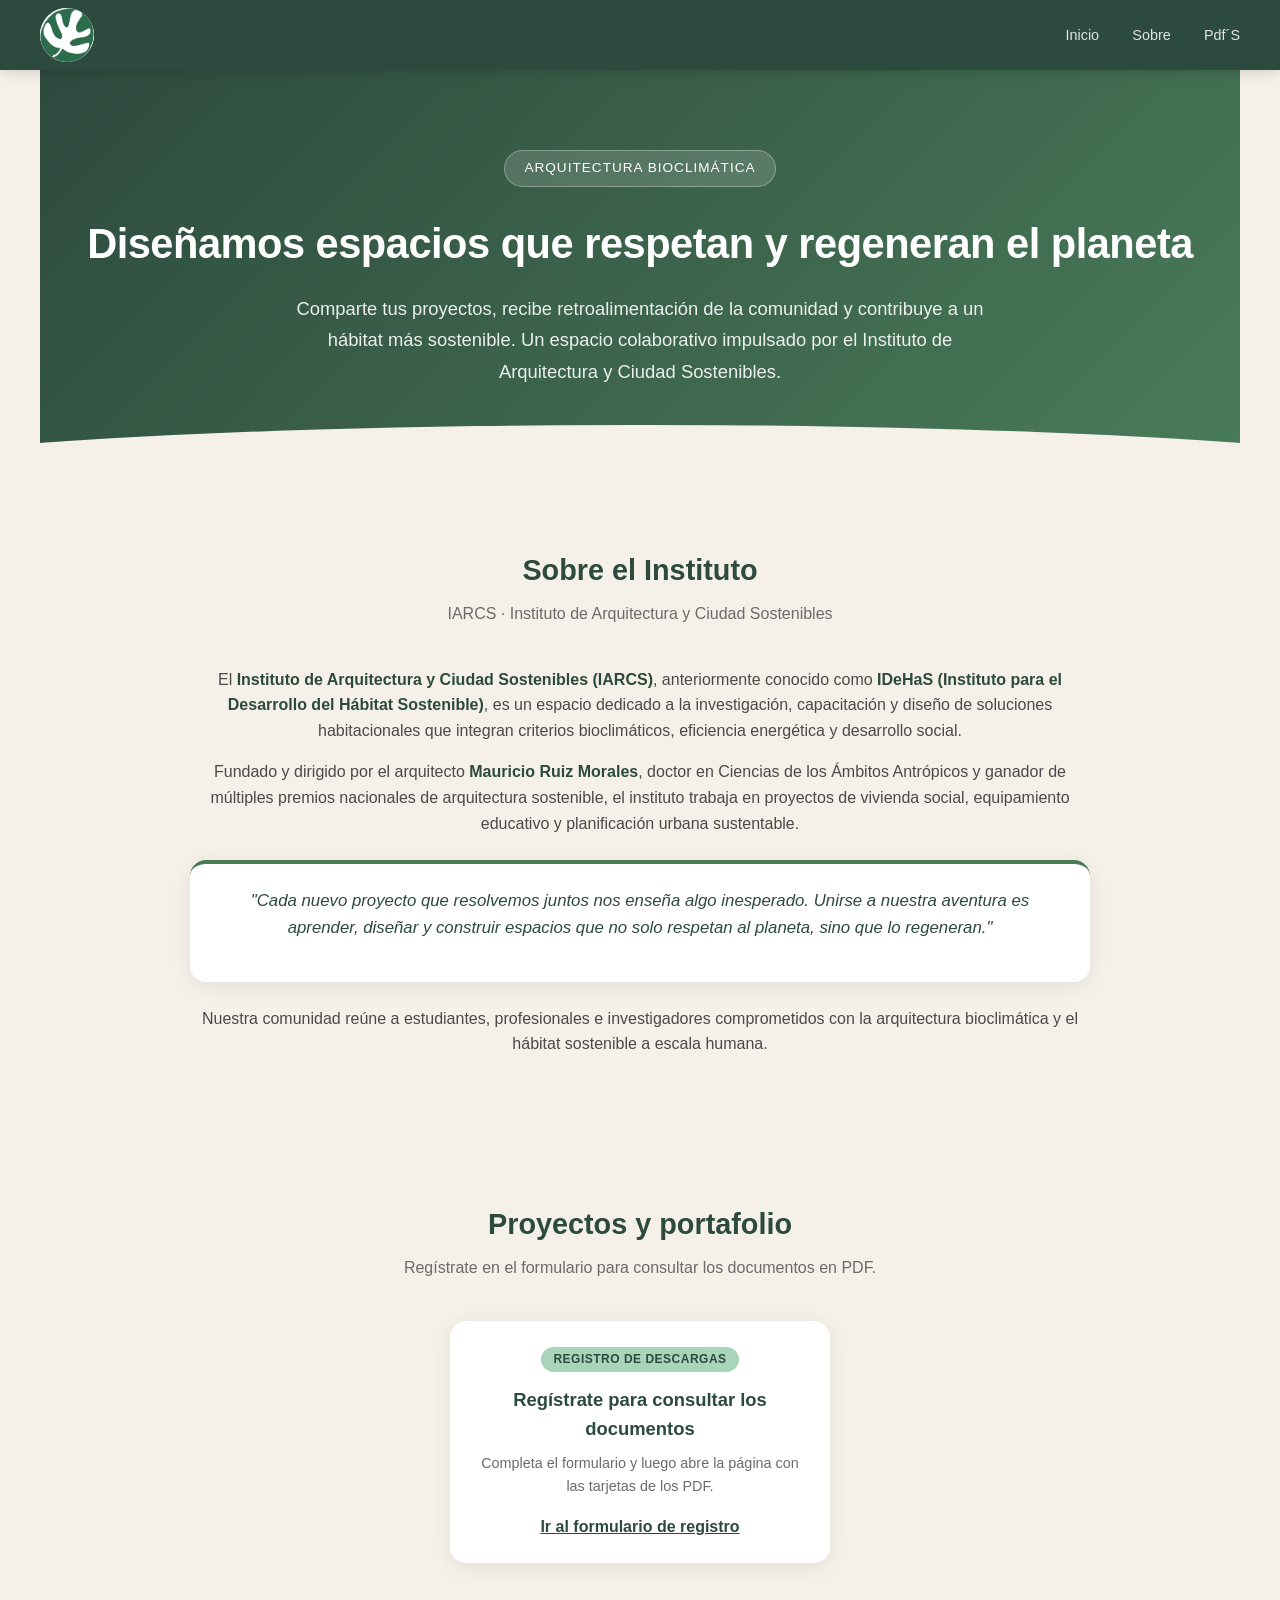
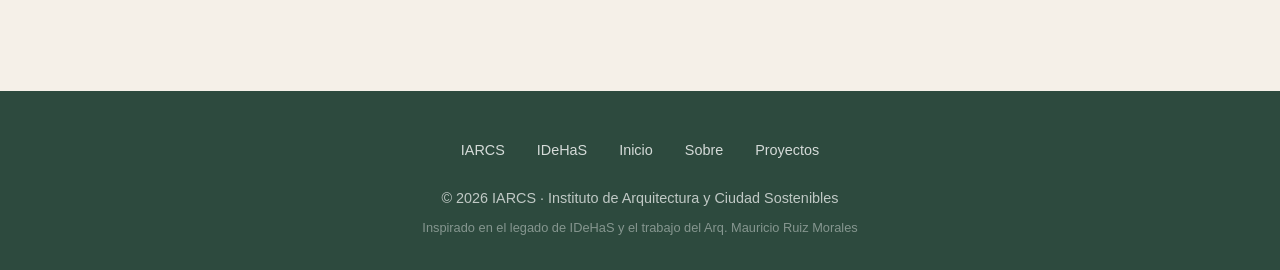
<file: index.html>
<!DOCTYPE html>
<html lang="es">
<head>
     <meta charset="UTF-8">
    <meta name="viewport" content="width=device-width, initial-scale=1.0">
    <title>Arquitectura_Bioclimatica</title>
    <link rel="stylesheet" href="src/estilos.css">
</head> 
<body>

    <!-- ========== HEADER ========== -->
    <header>
        <div class="header-inner">
            <div class="logo">
                <span class="logo-image-crop">
                    <img class="logo-image" src="imgs/image.png" alt="IARCS · Instituto de Arquitectura y Ciudad Sostenibles">
                </span>
            </div>
            <button class="nav-toggle" onclick="document.querySelector('nav').classList.toggle('open')" aria-label="Menú">☰</button>
            <nav>
                <a href="#inicio">Inicio</a>
                <a href="#sobre">Sobre</a>
                <a href="#proyectos">Pdf´S</a>
            </nav>
        </div>
    </header>

    <!-- ========== HERO ========== -->
    <section class="hero" id="inicio">
        <div class="hero-badge">Arquitectura Bioclimática</div>
        <h1>Diseñamos espacios que respetan y regeneran el planeta</h1>
        <p>Comparte tus proyectos, recibe retroalimentación de la comunidad y contribuye a un hábitat más sostenible. Un espacio colaborativo impulsado por el Instituto de Arquitectura y Ciudad Sostenibles.</p>
        <div class="hero-buttons">
        </div>
    </section>

    <!-- ========== SOBRE NOSOTROS ========== -->
    <section id="sobre" class="fade-in">
        <h2 class="section-title">Sobre el Instituto</h2>
        <p class="section-subtitle">IARCS · Instituto de Arquitectura y Ciudad Sostenibles</p>
        <div class="about-grid">
            <div class="about-text">
                <p>
                    El <strong>Instituto de Arquitectura y Ciudad Sostenibles (IARCS)</strong>, anteriormente conocido como <strong>IDeHaS (Instituto para el Desarrollo del Hábitat Sostenible)</strong>, es un espacio dedicado a la investigación, capacitación y diseño de soluciones habitacionales que integran criterios bioclimáticos, eficiencia energética y desarrollo social.
                </p>
                <p>
                    Fundado y dirigido por el arquitecto <strong>Mauricio Ruiz Morales</strong>, doctor en Ciencias de los Ámbitos Antrópicos y ganador de múltiples premios nacionales de arquitectura sostenible, el instituto trabaja en proyectos de vivienda social, equipamiento educativo y planificación urbana sustentable.
                </p>
                <div class="about-highlight">
                    <p>"Cada nuevo proyecto que resolvemos juntos nos enseña algo inesperado. Unirse a nuestra aventura es aprender, diseñar y construir espacios que no solo respetan al planeta, sino que lo regeneran."</p>
                </div>
                <p>
                    Nuestra comunidad reúne a estudiantes, profesionales e investigadores comprometidos con la arquitectura bioclimática y el hábitat sostenible a escala humana.
                </p>
            </div>
        </div>
    </section>

    <!-- ========== PROYECTOS ========== -->
    <section id="proyectos" class="fade-in">
        <h2 class="section-title">Proyectos y portafolio</h2>
        <p class="section-subtitle">Regístrate en el formulario para consultar los documentos en PDF.</p>
        <div class="projects-grid" id="projectsGrid"></div>
    </section>

    

    <!-- ========== FOOTER ========== -->
    <footer>
        <div class="footer-links">
            <a href="https://sites.google.com/view/institutoiarcs/home" target="_blank" rel="noopener">IARCS</a>
            <a href="https://arqmauricioruiz.wixsite.com/idehas/copia-de-home" target="_blank" rel="noopener">IDeHaS</a>
            <a href="#inicio">Inicio</a>
            <a href="#sobre">Sobre</a>
            <a href="#proyectos">Proyectos</a>
        </div>
        <p>© 2026 IARCS · Instituto de Arquitectura y Ciudad Sostenibles</p>
        <p style="font-size: 0.8rem; margin-top: 0.5rem; opacity: 0.6;">Inspirado en el legado de IDeHaS y el trabajo del Arq. Mauricio Ruiz Morales</p>
    </footer>

    <!-- ========== JAVASCRIPT ========== -->
    <script src="src/JABA.js"> </script>
</body>
</html>
</file>
<file: src/estilos.css>
/* === RESET & VARIABLES === */
        * {
            margin: 0;
            padding: 0;
            box-sizing: border-box;
        }

        :root {
            --verde-oscuro: #2d4a3e;
            --verde-medio: #4a7c59;
            --verde-claro: #a8d5ba;
            --tierra: #c4a77d;
            --crema: #f5f0e8;
            --blanco: #ffffff;
            --gris: #f0f0f0;
            --texto: #2c2c2c;
            --sombra: 0 4px 20px rgba(0, 0, 0, 0.08);
            --radio: 16px;
        }

        body {
            font-family: 'Segoe UI', 'Helvetica Neue', Arial, sans-serif;
            background-color: var(--crema);
            color: var(--texto);
            line-height: 1.6;
        }

        /* === HEADER === */
        header {
            background: var(--verde-oscuro);
            color: var(--blanco);
            padding: 0 2rem;
            position: sticky;
            top: 0;
            z-index: 100;
            box-shadow: 0 2px 12px rgba(0, 0, 0, 0.15);
        }

        .header-inner {
            max-width: 1200px;
            margin: 0 auto;
            display: flex;
            align-items: center;
            justify-content: space-between;
            height: 70px;
        }

        .logo {
            display: flex;
            align-items: center;
        }

        .logo-image-crop {
            position: relative;
            display: block;
            flex: 0 0 54px;
            width: 54px;
            height: 54px;
            overflow: hidden;
            border-radius: 50%;
            background: var(--blanco);
        }

        .logo-image {
            position: absolute;
            top: 0;
            left: 50%;
            width: 120px;
            max-width: none;
            height: auto;
            transform: translateX(-50%);
        }

        nav a {
            color: var(--blanco);
            text-decoration: none;
            margin-left: 1.8rem;
            font-size: 0.9rem;
            font-weight: 500;
            opacity: 0.85;
            transition: opacity 0.3s;
        }

        nav a:hover {
            opacity: 1;
        }

        .nav-toggle {
            display: none;
            background: none;
            border: none;
            color: white;
            font-size: 1.5rem;
            cursor: pointer;
        }

        /* === HERO === */
        .hero {
            background: linear-gradient(135deg, var(--verde-oscuro) 0%, var(--verde-medio) 100%);
            color: var(--blanco);
            padding: 5rem 2rem 4rem;
            text-align: center;
            position: relative;
            overflow: hidden;
        }

        .hero::after {
            content: '';
            position: absolute;
            bottom: -2px;
            left: 0;
            right: 0;
            height: 60px;
            background: var(--crema);
            clip-path: ellipse(70% 100% at 50% 100%);
        }

        .hero h1 {
            font-size: 2.6rem;
            font-weight: 700;
            margin-bottom: 1rem;
            letter-spacing: -0.5px;
        }

        .hero p {
            font-size: 1.15rem;
            max-width: 700px;
            margin: 0 auto 2rem;
            opacity: 0.9;
            line-height: 1.7;
        }

        .hero-badge {
            display: inline-block;
            background: rgba(255, 255, 255, 0.15);
            border: 1px solid rgba(255, 255, 255, 0.3);
            padding: 0.4rem 1.2rem;
            border-radius: 50px;
            font-size: 0.85rem;
            margin-bottom: 1.5rem;
            letter-spacing: 1px;
            text-transform: uppercase;
        }

        .hero-buttons {
            display: flex;
            gap: 1rem;
            justify-content: center;
            flex-wrap: wrap;
            position: relative;
            z-index: 1;
        }

        .btn {
            display: inline-block;
            padding: 0.8rem 2rem;
            border-radius: 50px;
            font-weight: 600;
            text-decoration: none;
            transition: all 0.3s;
            cursor: pointer;
            border: none;
            font-size: 0.95rem;
        }

        .btn-primary {
            background: var(--verde-claro);
            color: var(--verde-oscuro);
        }

        .btn-primary:hover {
            background: var(--blanco);
            transform: translateY(-2px);
        }

        .btn-outline {
            background: transparent;
            color: var(--blanco);
            border: 2px solid rgba(255, 255, 255, 0.6);
        }

        .btn-outline:hover {
            border-color: var(--blanco);
            background: rgba(255, 255, 255, 0.1);
        }

        /* === SECCIONES === */
        section {
            padding: 4rem 2rem;
            max-width: 1200px;
            margin: 0 auto;
        }

        .section-title {
            font-size: 1.8rem;
            font-weight: 700;
            color: var(--verde-oscuro);
            margin-bottom: 0.5rem;
        }

        .section-subtitle {
            color: #6b6b6b;
            margin-bottom: 2.5rem;
            max-width: 600px;
        }

        /* === SOBRE NOSOTROS === */
        #sobre .section-title,
        #sobre .section-subtitle {
            margin-left: auto;
            margin-right: auto;
            text-align: center;
        }

        .about-grid {
            display: grid;
            grid-template-columns: 1fr;
            max-width: 900px;
            margin: 0 auto;
        }

        .about-text {
            text-align: center;
        }

        .about-text p {
            margin-bottom: 1rem;
            color: #4a4a4a;
        }

        .about-text strong {
            color: var(--verde-oscuro);
        }

        .about-highlight {
            background: var(--blanco);
            border-top: 4px solid var(--verde-medio);
            padding: 1.5rem;
            border-radius: var(--radio);
            margin: 1.5rem 0;
            box-shadow: var(--sombra);
        }

        .about-highlight p {
            font-style: italic;
            color: var(--verde-oscuro);
            font-size: 1.05rem;
        }

        .about-stats {
            display: grid;
            grid-template-columns: 1fr 1fr;
            gap: 1rem;
        }

        .stat-card {
            background: var(--blanco);
            padding: 1.5rem;
            border-radius: var(--radio);
            text-align: center;
            box-shadow: var(--sombra);
            transition: transform 0.3s;
        }

        .stat-card:hover {
            transform: translateY(-4px);
        }

        .stat-number {
            font-size: 2rem;
            font-weight: 700;
            color: var(--verde-medio);
        }

        .stat-label {
            font-size: 0.85rem;
            color: #7a7a7a;
            margin-top: 0.3rem;
        }

        /* === PROYECTOS === */
        .projects-grid {
            display: grid;
            grid-template-columns: repeat(auto-fit, minmax(min(100%, 320px), 380px));
            gap: 1.5rem;
            justify-content: center;
        }

        #proyectos .section-title,
        #proyectos .section-subtitle {
            margin-left: auto;
            margin-right: auto;
            text-align: center;
        }

        .project-card {
            background: var(--blanco);
            border-radius: var(--radio);
            overflow: hidden;
            box-shadow: var(--sombra);
            transition: transform 0.3s, box-shadow 0.3s;
            position: relative;
        }

        .project-card:hover {
            transform: translateY(-6px);
            box-shadow: 0 12px 32px rgba(0, 0, 0, 0.12);
        }

        .project-pdf-link {
            display: inline-block;
            color: var(--verde-oscuro);
            font-weight: 600;
        }

        .project-image {
            height: 200px;
            background: var(--verde-claro);
            display: flex;
            align-items: center;
            justify-content: center;
            font-size: 3rem;
            color: var(--verde-oscuro);
            opacity: 0.7;
        }

        .project-body {
            padding: 1.5rem;
            text-align: center;
        }

        .project-category {
            display: inline-block;
            background: var(--verde-claro);
            color: var(--verde-oscuro);
            font-size: 0.75rem;
            font-weight: 600;
            padding: 0.2rem 0.8rem;
            border-radius: 50px;
            text-transform: uppercase;
            letter-spacing: 0.5px;
            margin-bottom: 0.8rem;
        }

        .project-body h3 {
            font-size: 1.15rem;
            color: var(--verde-oscuro);
            margin-bottom: 0.5rem;
        }

        .project-body p {
            font-size: 0.9rem;
            color: #6b6b6b;
            margin-bottom: 1rem;
        }

        .project-meta {
            display: flex;
            justify-content: space-between;
            align-items: center;
            font-size: 0.85rem;
            color: #8a8a8a;
            border-top: 1px solid var(--gris);
            padding-top: 0.8rem;
        }

        .stars {
            color: #f0b429;
            letter-spacing: 1px;
        }

        /* === FORMULARIO SUBIR === */
        .upload-section {
            background: var(--blanco);
            border-radius: var(--radio);
            box-shadow: var(--sombra);
            padding: 2.5rem;
            max-width: 700px;
            margin: 0 auto;
        }

        .upload-section h2 {
            color: var(--verde-oscuro);
            margin-bottom: 0.3rem;
        }

        .upload-section > p {
            color: #6b6b6b;
            margin-bottom: 2rem;
            font-size: 0.95rem;
        }

        .form-group {
            margin-bottom: 1.5rem;
        }

        .form-group label {
            display: block;
            font-weight: 600;
            font-size: 0.9rem;
            color: var(--verde-oscuro);
            margin-bottom: 0.4rem;
        }

        .form-group input,
        .form-group textarea,
        .form-group select {
            width: 100%;
            padding: 0.8rem 1rem;
            border: 2px solid var(--gris);
            border-radius: 10px;
            font-family: inherit;
            font-size: 0.95rem;
            transition: border-color 0.3s;
            background: var(--crema);
        }

        .form-group input:focus,
        .form-group textarea:focus,
        .form-group select:focus {
            outline: none;
            border-color: var(--verde-medio);
        }

        .form-group textarea {
            resize: vertical;
            min-height: 100px;
        }

        .file-upload {
            border: 2px dashed var(--verde-claro);
            border-radius: 10px;
            padding: 2rem;
            text-align: center;
            cursor: pointer;
            transition: background 0.3s;
            background: var(--crema);
        }

        .file-upload:hover {
            background: #e8f5e9;
        }

        .file-upload-icon {
            font-size: 2rem;
            margin-bottom: 0.5rem;
        }

        .file-upload p {
            font-size: 0.9rem;
            color: #6b6b6b;
        }

        .file-upload input {
            display: none;
        }

        .btn-submit {
            background: var(--verde-oscuro);
            color: var(--blanco);
            width: 100%;
            padding: 1rem;
            font-size: 1rem;
            border-radius: 10px;
            font-weight: 600;
        }

        .btn-submit:hover {
            background: var(--verde-medio);
        }

        /* === COMENTARIOS Y PUNTUACIÓN === */
        .interaction-section {
            background: var(--blanco);
            border-radius: var(--radio);
            box-shadow: var(--sombra);
            padding: 2.5rem;
            max-width: 700px;
            margin: 2rem auto 0;
        }

        .interaction-section h2 {
            color: var(--verde-oscuro);
            margin-bottom: 0.3rem;
        }

        .interaction-section > p {
            color: #6b6b6b;
            margin-bottom: 2rem;
            font-size: 0.95rem;
        }

        .rating-display {
            display: flex;
            align-items: center;
            gap: 1rem;
            margin-bottom: 1.5rem;
            flex-wrap: wrap;
        }

        .rating-stars {
            display: flex;
            gap: 0.3rem;
            font-size: 2rem;
            cursor: pointer;
        }

        .rating-stars span {
            color: #ddd;
            transition: color 0.2s, transform 0.2s;
        }

        .rating-stars span.active,
        .rating-stars span:hover {
            color: #f0b429;
            transform: scale(1.1);
        }

        .rating-label {
            font-weight: 600;
            color: var(--verde-oscuro);
        }

        .rating-value {
            font-size: 1.2rem;
            font-weight: 700;
            color: var(--verde-medio);
        }

        .comment-list {
            margin-top: 2rem;
        }

        .comment-item {
            background: var(--crema);
            border-radius: 12px;
            padding: 1.2rem;
            margin-bottom: 1rem;
        }

        .comment-header {
            display: flex;
            justify-content: space-between;
            align-items: center;
            margin-bottom: 0.5rem;
        }

        .comment-author {
            font-weight: 600;
            color: var(--verde-oscuro);
            font-size: 0.95rem;
        }

        .comment-date {
            font-size: 0.8rem;
            color: #9a9a9a;
        }

        .comment-text {
            font-size: 0.9rem;
            color: #4a4a4a;
        }

        .comment-form {
            display: flex;
            gap: 0.8rem;
            margin-top: 1.5rem;
            flex-wrap: wrap;
        }

        .comment-form input {
            flex: 1;
            padding: 0.8rem 1rem;
            border: 2px solid var(--gris);
            border-radius: 10px;
            font-family: inherit;
            font-size: 0.9rem;
            background: var(--crema);
            min-width: 200px;
        }

        .comment-form input:focus {
            outline: none;
            border-color: var(--verde-medio);
        }

        .comment-form button {
            background: var(--verde-medio);
            color: white;
            border: none;
            padding: 0.8rem 1.5rem;
            border-radius: 10px;
            font-weight: 600;
            cursor: pointer;
            transition: background 0.3s;
            font-size: 0.9rem;
        }

        .comment-form button:hover {
            background: var(--verde-oscuro);
        }

        /* === FOOTER === */
        footer {
            background: var(--verde-oscuro);
            color: rgba(255, 255, 255, 0.7);
            text-align: center;
            padding: 3rem 2rem 2rem;
            margin-top: 4rem;
            font-size: 0.9rem;
        }

        footer .footer-links {
            display: flex;
            justify-content: center;
            gap: 2rem;
            margin-bottom: 1.5rem;
            flex-wrap: wrap;
        }

        footer .footer-links a {
            color: rgba(255, 255, 255, 0.8);
            text-decoration: none;
            transition: color 0.3s;
        }

        footer .footer-links a:hover {
            color: var(--verde-claro);
        }

        /* === RESPONSIVE === */
        @media (max-width: 768px) {
            .header-inner {
                height: 60px;
            }

            .logo-image-crop {
                flex-basis: 48px;
                width: 48px;
                height: 48px;
            }

            .logo-image {
                width: 107px;
            }

            nav {
                display: none;
                position: absolute;
                top: 60px;
                left: 0;
                right: 0;
                background: var(--verde-oscuro);
                padding: 1rem 2rem;
                flex-direction: column;
                gap: 1rem;
            }

            nav.open {
                display: flex;
            }

            nav a {
                margin-left: 0;
            }

            .nav-toggle {
                display: block;
            }

            .hero h1 {
                font-size: 1.8rem;
            }

            .hero p {
                font-size: 1rem;
            }

            .about-grid {
                grid-template-columns: 1fr;
                gap: 2rem;
            }

            .about-stats {
                grid-template-columns: 1fr 1fr;
            }

            .projects-grid {
                grid-template-columns: repeat(auto-fit, minmax(min(100%, 320px), 380px));
                justify-content: center;
            }

            .upload-section,
            .interaction-section {
                padding: 1.5rem;
            }

            section {
                padding: 2.5rem 1rem;
            }
        }

        @media (max-width: 480px) {
            .about-stats {
                grid-template-columns: 1fr;
            }

            .hero-buttons {
                flex-direction: column;
                align-items: center;
            }

            .btn {
                width: 100%;
                text-align: center;
            }
        }

        /* === ANIMACIONES === */
        .fade-in {
            opacity: 0;
            transform: translateY(20px);
            transition: opacity 0.6s ease, transform 0.6s ease;
        }

        .fade-in.visible {
            opacity: 1;
            transform: translateY(0);
        }
</file>
